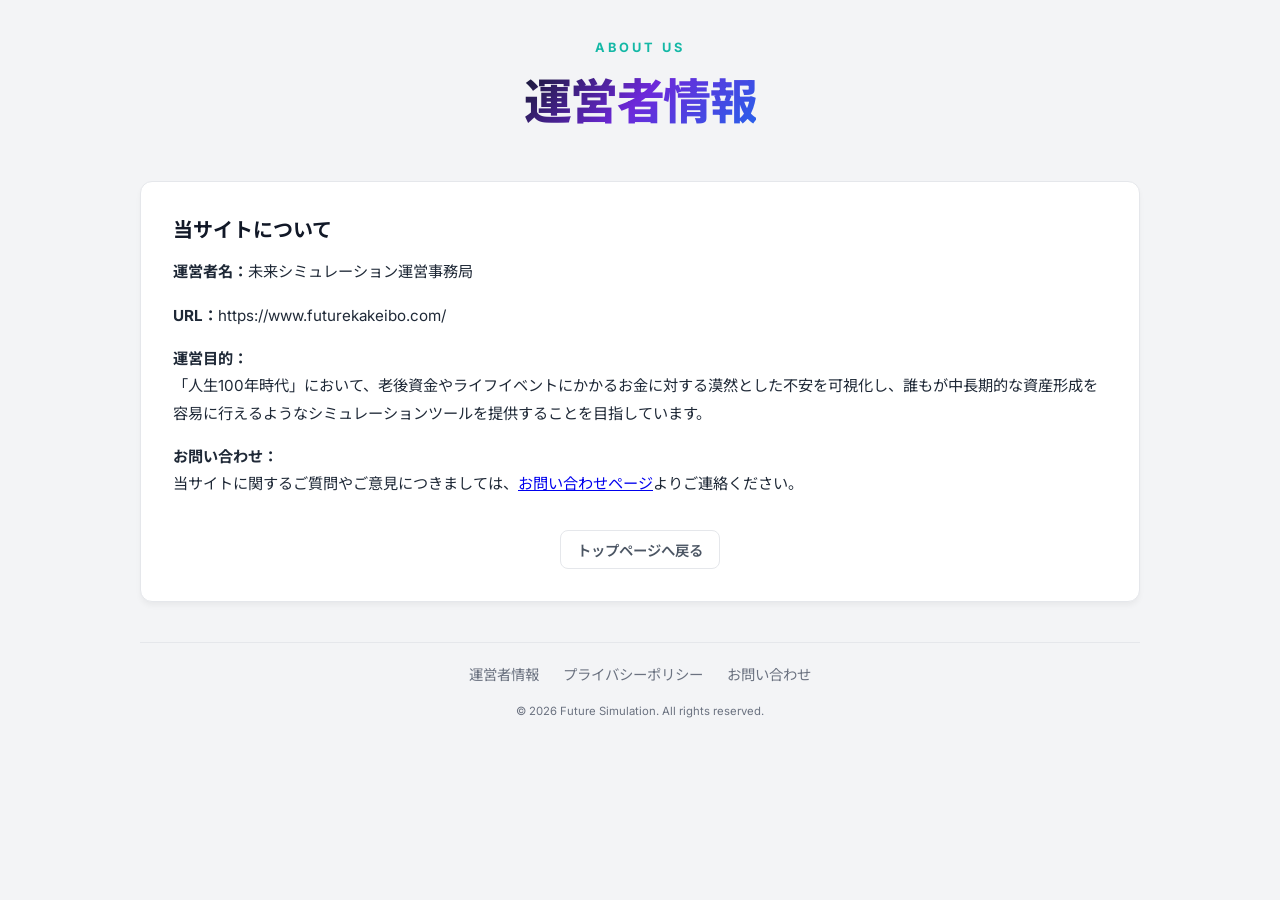
<file: about.html>
<!DOCTYPE html>
<html lang="ja">
<head>
    <meta charset="UTF-8">
    <meta name="viewport" content="width=device-width, initial-scale=1.0">
    <title>運営者情報 | Future Simulation</title>
    <link href="https://fonts.googleapis.com/css2?family=Inter:wght@400;500;600;700&family=Noto+Sans+JP:wght@400;500;700&display=swap" rel="stylesheet">
    <link rel="stylesheet" href="styles.css">
</head>
<body>
    <main class="container">
        <header class="main-header">
            <div class="title-wrapper">
                <span class="subtitle">About Us</span>
                <h1>運営者情報</h1>
            </div>
        </header>

        <section class="panel">
            <h2>当サイトについて</h2>
            <div class="explanation-content">
                <p><strong>運営者名：</strong>未来シミュレーション運営事務局</p>
                <p><strong>URL：</strong>https://www.futurekakeibo.com/</p>
                <p><strong>運営目的：</strong><br>
                「人生100年時代」において、老後資金やライフイベントにかかるお金に対する漠然とした不安を可視化し、誰もが中長期的な資産形成を容易に行えるようなシミュレーションツールを提供することを目指しています。</p>
                <p><strong>お問い合わせ：</strong><br>
                当サイトに関するご質問やご意見につきましては、<a href="contact.html">お問い合わせページ</a>よりご連絡ください。</p>
                <div class="btn-container" style="margin-top: 32px;">
                    <a href="index.html"><button class="ghost-btn">トップページへ戻る</button></a>
                </div>
            </div>
        </section>

        <footer class="site-footer">
            <div class="footer-links">
                <a href="about.html">運営者情報</a>
                <a href="privacy.html">プライバシーポリシー</a>
                <a href="contact.html">お問い合わせ</a>
            </div>
            <p><small>&copy; 2026 Future Simulation. All rights reserved.</small></p>
        </footer>
    </main>
</body>
</html>
</file>
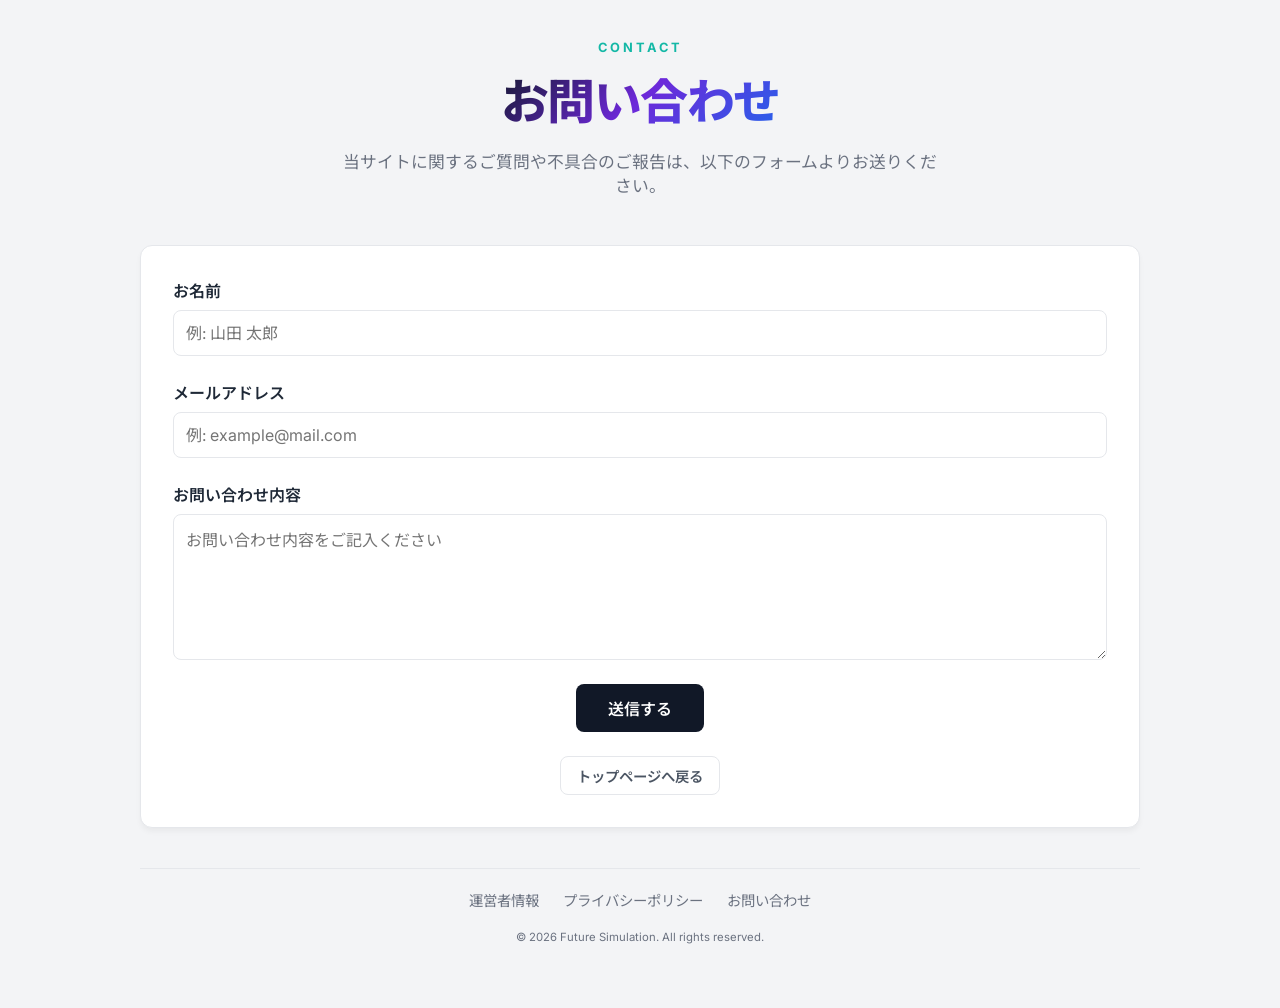
<file: contact.html>
<!DOCTYPE html>
<html lang="ja">
<head>
    <meta charset="UTF-8">
    <meta name="viewport" content="width=device-width, initial-scale=1.0">
    <title>お問い合わせ | Future Simulation</title>
    <link href="https://fonts.googleapis.com/css2?family=Inter:wght@400;500;600;700&family=Noto+Sans+JP:wght@400;500;700&display=swap" rel="stylesheet">
    <link rel="stylesheet" href="styles.css">
    <style>
        .form-group {
            display: flex;
            flex-direction: column;
            gap: 8px;
            margin-bottom: 24px;
        }
        .form-group label {
            font-weight: 600;
            color: var(--text-main);
        }
        .form-group input, .form-group textarea {
            padding: 12px;
            border: 1px solid var(--border-light);
            border-radius: 8px;
            font-family: inherit;
            font-size: 1rem;
        }
        .form-group textarea {
            resize: vertical;
            min-height: 120px;
        }
    </style>
</head>
<body>
    <main class="container">
        <header class="main-header">
            <div class="title-wrapper">
                <span class="subtitle">Contact</span>
                <h1>お問い合わせ</h1>
            </div>
            <p>当サイトに関するご質問や不具合のご報告は、以下のフォームよりお送りください。</p>
        </header>

        <section class="panel">
            <form action="#" method="POST" id="contactForm">
                <div class="form-group">
                    <label for="name">お名前</label>
                    <input type="text" id="name" name="name" required placeholder="例: 山田 太郎">
                </div>
                <div class="form-group">
                    <label for="email">メールアドレス</label>
                    <input type="email" id="email" name="email" required placeholder="例: example@mail.com">
                </div>
                <div class="form-group">
                    <label for="message">お問い合わせ内容</label>
                    <textarea id="message" name="message" required placeholder="お問い合わせ内容をご記入ください" style="font-family: inherit;"></textarea>
                </div>
                <div class="btn-container">
                    <button type="submit" class="primary-btn">送信する</button>
                </div>
            </form>
            <div class="btn-container" style="margin-top: 24px;">
                <a href="index.html"><button class="ghost-btn">トップページへ戻る</button></a>
            </div>
        </section>

        <script>
            document.getElementById('contactForm').addEventListener('submit', function(e) {
                e.preventDefault();
                const name = document.getElementById('name').value;
                const email = document.getElementById('email').value;
                const message = document.getElementById('message').value;

                const subject = encodeURIComponent("【未来シミュレーション】お問い合わせ");
                const body = encodeURIComponent(
                    name + " 様からのメッセージ\n\n" +
                    "【返信用メールアドレス】\n" + email + "\n\n" +
                    "【お問い合わせ内容】\n" + message
                );

                // Open default email client
                window.location.href = "mailto:marimo.sht@icloud.com?subject=" + subject + "&body=" + body;
            });
        </script>

        <footer class="site-footer">
            <div class="footer-links">
                <a href="about.html">運営者情報</a>
                <a href="privacy.html">プライバシーポリシー</a>
                <a href="contact.html">お問い合わせ</a>
            </div>
            <p><small>&copy; 2026 Future Simulation. All rights reserved.</small></p>
        </footer>
    </main>
</body>
</html>
</file>
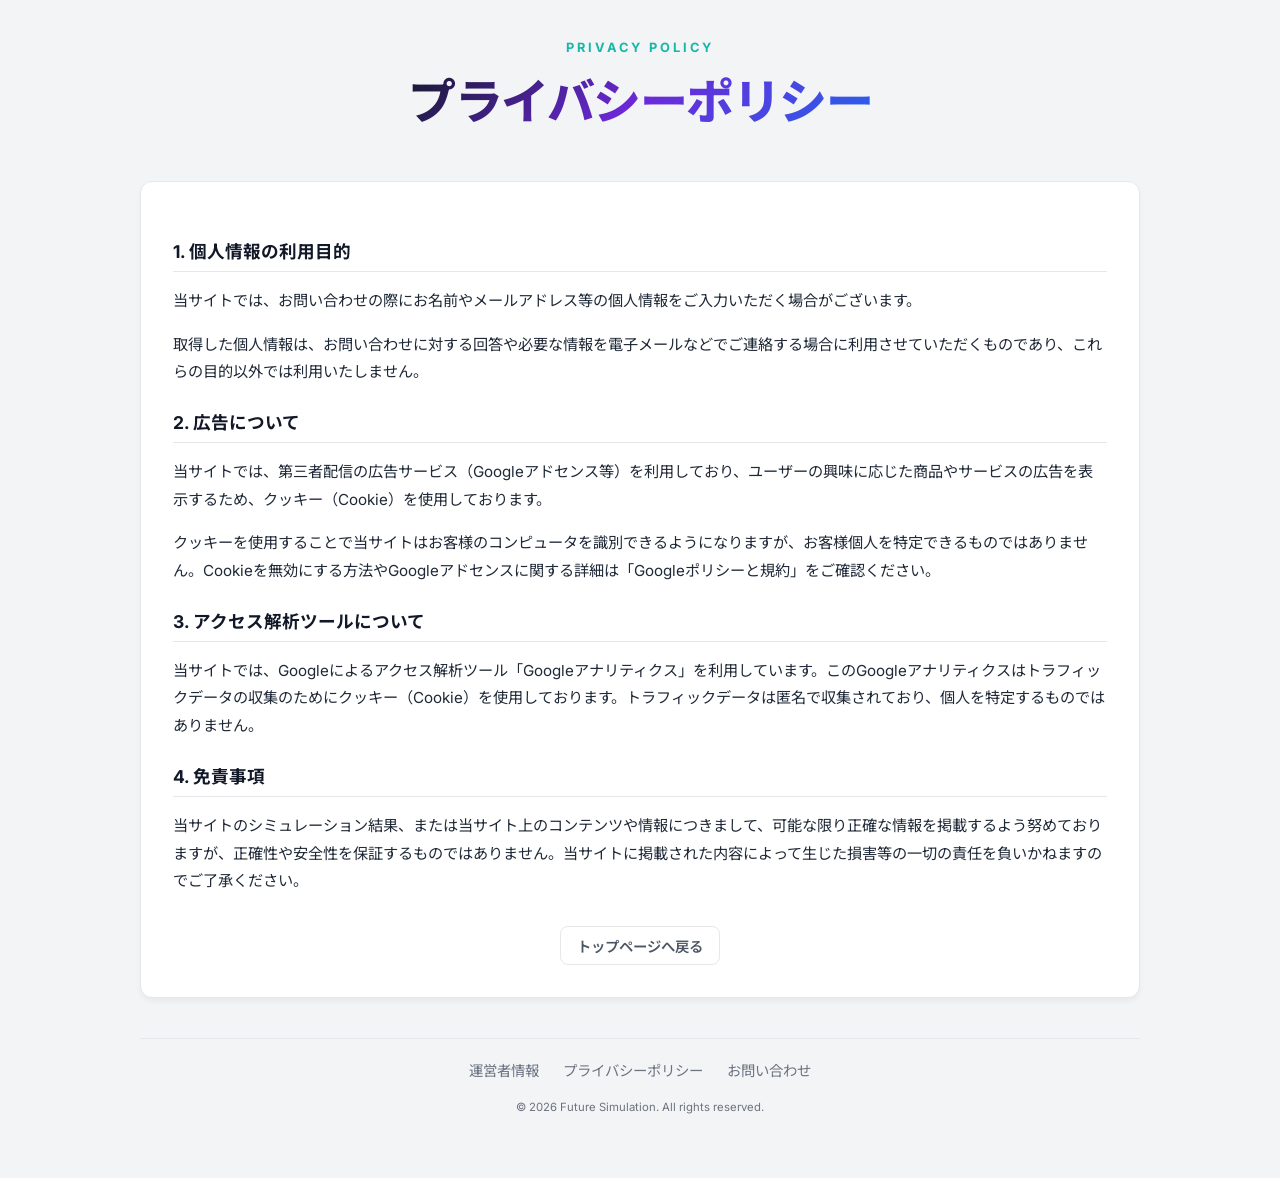
<file: privacy.html>
<!DOCTYPE html>
<html lang="ja">
<head>
    <meta charset="UTF-8">
    <meta name="viewport" content="width=device-width, initial-scale=1.0">
    <title>プライバシーポリシー | Future Simulation</title>
    <link href="https://fonts.googleapis.com/css2?family=Inter:wght@400;500;600;700&family=Noto+Sans+JP:wght@400;500;700&display=swap" rel="stylesheet">
    <link rel="stylesheet" href="styles.css">
</head>
<body>
    <main class="container">
        <header class="main-header">
            <div class="title-wrapper">
                <span class="subtitle">Privacy Policy</span>
                <h1>プライバシーポリシー</h1>
            </div>
        </header>

        <section class="panel">
            <div class="explanation-content">
                <h3>1. 個人情報の利用目的</h3>
                <p>当サイトでは、お問い合わせの際にお名前やメールアドレス等の個人情報をご入力いただく場合がございます。</p>
                <p>取得した個人情報は、お問い合わせに対する回答や必要な情報を電子メールなどでご連絡する場合に利用させていただくものであり、これらの目的以外では利用いたしません。</p>

                <h3>2. 広告について</h3>
                <p>当サイトでは、第三者配信の広告サービス（Googleアドセンス等）を利用しており、ユーザーの興味に応じた商品やサービスの広告を表示するため、クッキー（Cookie）を使用しております。</p>
                <p>クッキーを使用することで当サイトはお客様のコンピュータを識別できるようになりますが、お客様個人を特定できるものではありません。Cookieを無効にする方法やGoogleアドセンスに関する詳細は「Googleポリシーと規約」をご確認ください。</p>

                <h3>3. アクセス解析ツールについて</h3>
                <p>当サイトでは、Googleによるアクセス解析ツール「Googleアナリティクス」を利用しています。このGoogleアナリティクスはトラフィックデータの収集のためにクッキー（Cookie）を使用しております。トラフィックデータは匿名で収集されており、個人を特定するものではありません。</p>

                <h3>4. 免責事項</h3>
                <p>当サイトのシミュレーション結果、または当サイト上のコンテンツや情報につきまして、可能な限り正確な情報を掲載するよう努めておりますが、正確性や安全性を保証するものではありません。当サイトに掲載された内容によって生じた損害等の一切の責任を負いかねますのでご了承ください。</p>

                <div class="btn-container" style="margin-top: 32px;">
                    <a href="index.html"><button class="ghost-btn">トップページへ戻る</button></a>
                </div>
            </div>
        </section>

        <footer class="site-footer">
            <div class="footer-links">
                <a href="about.html">運営者情報</a>
                <a href="privacy.html">プライバシーポリシー</a>
                <a href="contact.html">お問い合わせ</a>
            </div>
            <p><small>&copy; 2026 Future Simulation. All rights reserved.</small></p>
        </footer>
    </main>
</body>
</html>
</file>
<file: styles.css>
@import url('https://fonts.googleapis.com/css2?family=Inter:wght@400;500;600;700&family=Noto+Sans+JP:wght@400;500;700&display=swap');

:root {
  --bg-body: #f3f4f6;
  --bg-panel: #ffffff;
  --text-main: #1f2937;
  --text-muted: #6b7280;
  --border-light: #e5e7eb;
  
  --purple-main: #8b5cf6;
  --teal-main: #14b8a6;
  --red-dot: #ef4444;
}

body {
  margin: 0;
  padding: 0;
  background-color: var(--bg-body);
  color: var(--text-main);
  font-family: 'Inter', 'Noto Sans JP', sans-serif;
  min-height: 100vh;
}

.container {
  max-width: 1000px;
  margin: 0 auto;
  padding: 40px 20px;
}

.panel {
  background: var(--bg-panel);
  border: 1px solid var(--border-light);
  border-radius: 12px;
  padding: 32px;
  margin-bottom: 24px;
  box-shadow: 0 4px 6px -1px rgba(0, 0, 0, 0.05);
}

.panel-header {
  display: flex;
  justify-content: space-between;
  align-items: center;
  margin-bottom: 24px;
}

h2 {
  font-size: 1.25rem;
  font-weight: 700;
  margin: 0;
  color: #111827;
}

.inputs-grid {
  display: grid;
  grid-template-columns: repeat(auto-fit, minmax(200px, 1fr));
  gap: 20px;
  margin-bottom: 32px;
}

.input-group {
  display: flex;
  flex-direction: column;
  gap: 6px;
}

.input-group label {
  font-size: 0.85rem;
  color: var(--text-muted);
  font-weight: 600;
}

input[type="number"], input[type="text"], input[type="date"] {
  background: #ffffff;
  border: 1px solid #d1d5db;
  border-radius: 8px;
  padding: 10px 14px;
  color: var(--text-main);
  font-family: inherit;
  font-size: 1rem;
  transition: all 0.2s ease;
}

input:focus {
  outline: none;
  border-color: #3b82f6;
  box-shadow: 0 0 0 3px rgba(59, 130, 246, 0.1);
}

.btn-container {
  display: flex;
  justify-content: center;
}

button {
  font-family: inherit;
  cursor: pointer;
  border: none;
  border-radius: 8px;
  font-weight: 600;
  transition: all 0.2s ease;
}

.primary-btn {
  background: #111827;
  color: white;
  padding: 12px 32px;
  font-size: 1rem;
}

.primary-btn:hover {
  background: #374151;
}

.black-btn {
  background: #111827;
}

.ghost-btn {
  background: #ffffff;
  border: 1px solid var(--border-light);
  color: #4b5563;
  padding: 8px 16px;
  font-size: 0.9rem;
}

.ghost-btn:hover {
  background: #f9fafb;
}

.chart-container {
  position: relative;
  height: 480px;
  width: 100%;
  margin-bottom: 32px;
}

/* Custom Summary Cards */
.summary-cards {
  display: grid;
  grid-template-columns: repeat(auto-fit, minmax(200px, 1fr));
  gap: 16px;
}

.summary-card {
  padding: 20px 24px;
  border-radius: 12px;
  display: flex;
  flex-direction: column;
  gap: 8px;
}

.summary-card.final-balance { background: #f5f3ff; }
.summary-card.final-balance .card-value { color: #6d28d9; }
.summary-card.final-balance .card-label { color: #6d28d9; font-weight: 700; }

.summary-card.cumulative-savings { background: #eff6ff; }
.summary-card.cumulative-savings .card-value { color: #1d4ed8; }
.summary-card.cumulative-savings .card-label { color: #1d4ed8; font-weight: 700; }

.summary-card.monthly-balance { background: #ecfdf5; }
.summary-card.monthly-balance .card-value { color: #047857; }
.summary-card.monthly-balance .card-label { color: #047857; font-weight: 700; }

.summary-card.savings-rate { background: #fff7ed; }
.summary-card.savings-rate .card-value { color: #c2410c; }
.summary-card.savings-rate .card-label { color: #c2410c; font-weight: 700; }

.card-label {
  font-size: 0.85rem;
}

.card-value {
  font-size: 1.75rem;
  font-weight: 700;
  letter-spacing: -0.5px;
}

/* Add expenses */
.add-expense-form {
  display: flex;
  flex-wrap: wrap;
  gap: 12px;
  margin-bottom: 24px;
}

.add-expense-form input {
  flex: 1;
  min-width: 180px;
}

.expense-list {
  list-style: none;
  padding: 0;
  margin: 0;
  display: flex;
  flex-direction: column;
  gap: 8px;
}

.expense-list li {
  display: flex;
  justify-content: space-between;
  align-items: center;
  padding: 16px;
  background: #ffffff;
  border-radius: 8px;
  border: 1px solid var(--border-light);
}

.event-info {
  display: flex;
  flex-direction: column;
  gap: 4px;
}

.event-info strong {
  font-size: 1.05rem;
  color: #111827;
}

.event-info span {
  font-size: 0.9rem;
  color: var(--text-muted);
}

.delete-btn {
  background: #fee2e2;
  color: #ef4444;
  padding: 8px 16px;
  font-size: 0.85rem;
}

.delete-btn:hover {
  background: #fca5a5;
  color: #b91c1c;
}

/* AI Chat Modal */
.modal-overlay {
  position: fixed;
  top: 0; left: 0; right: 0; bottom: 0;
  background: rgba(0, 0, 0, 0.4);
  backdrop-filter: blur(4px);
  display: flex;
  justify-content: center;
  align-items: center;
  z-index: 1000;
  opacity: 1;
  transition: opacity 0.3s ease;
}

.modal-overlay.hidden {
  opacity: 0;
  pointer-events: none;
}

.chat-container-panel {
  background: #ffffff;
  width: 90%;
  max-width: 500px;
  height: 600px;
  max-height: 90vh;
  border-radius: 16px;
  box-shadow: 0 20px 25px -5px rgba(0, 0, 0, 0.1), 0 10px 10px -5px rgba(0, 0, 0, 0.04);
  display: flex;
  flex-direction: column;
  overflow: hidden;
  transform: translateY(0);
  transition: transform 0.3s ease;
}

.modal-overlay.hidden .chat-container-panel {
  transform: translateY(20px);
}

.chat-header {
  padding: 16px 20px;
  background: #f9fafb;
  border-bottom: 1px solid var(--border-light);
  display: flex;
  justify-content: space-between;
  align-items: center;
}

.chat-header h3 {
  margin: 0;
  font-size: 1.1rem;
  color: #1f2937;
  display: flex;
  align-items: center;
  gap: 8px;
}

.close-btn {
  background: transparent;
  border: none;
  font-size: 1.5rem;
  color: #6b7280;
  cursor: pointer;
  padding: 0 8px;
}
.close-btn:hover { color: #111827; }

.chat-messages {
  flex: 1;
  padding: 20px;
  overflow-y: auto;
  display: flex;
  flex-direction: column;
  gap: 16px;
  background: #ffffff;
}

.message {
  max-width: 85%;
  padding: 12px 16px;
  border-radius: 12px;
  font-size: 0.95rem;
  line-height: 1.5;
}

.message.ai {
  background: #f3f4f6;
  color: #1f2937;
  align-self: flex-start;
  border-bottom-left-radius: 4px;
}

.message.user {
  background: #111827;
  color: #ffffff;
  align-self: flex-end;
  border-bottom-right-radius: 4px;
}

.chat-input-area {
  padding: 16px;
  border-top: 1px solid var(--border-light);
  display: flex;
  gap: 12px;
  background: #ffffff;
}

.chat-input-area input {
  flex: 1;
  margin: 0;
}

.chat-input-area button {
  padding: 10px 20px;
}

/* Header Styles */
.main-header {
  text-align: center;
  margin-bottom: 48px;
  animation: fadeInDown 0.6s ease-out forwards;
}

.title-wrapper {
  display: flex;
  flex-direction: column;
  align-items: center;
  gap: 8px;
  margin-bottom: 16px;
}

.subtitle {
  font-size: 0.8rem;
  font-weight: 700;
  letter-spacing: 3px;
  color: var(--teal-main);
  text-transform: uppercase;
}

.main-header h1 {
  font-size: 3rem;
  font-weight: 800;
  margin: 0;
  background: linear-gradient(135deg, #111827 0%, #6d28d9 50%, #2563eb 100%);
  -webkit-background-clip: text;
  background-clip: text;
  -webkit-text-fill-color: transparent;
  letter-spacing: -1.5px;
}

.main-header p {
  color: var(--text-muted);
  font-size: 1.05rem;
  max-width: 600px;
  margin: 0 auto;
}

@keyframes fadeInDown {
  from {
    opacity: 0;
    transform: translateY(-20px);
  }
  to {
    opacity: 1;
    transform: translateY(0);
  }
}

/* Footer */
.site-footer {
  text-align: center;
  margin-top: 40px;
  padding: 20px 0;
  border-top: 1px solid var(--border-light);
}

.site-footer p {
  color: var(--text-muted);
  font-size: 0.85rem;
  margin: 0;
  line-height: 1.6;
}

/* Instructions */
.instructions-panel {
  background: linear-gradient(145deg, #ffffff, #f9fafb);
  border-left: 4px solid var(--purple-main);
}

.instructions-panel h2 {
  margin-bottom: 16px;
}

.instructions-list {
  margin: 0;
  padding-left: 20px;
  color: var(--text-main);
  line-height: 1.8;
  font-size: 0.95rem;
}

.instructions-list li {
  margin-bottom: 8px;
}

.instructions-list li:last-child {
  margin-bottom: 0;
}

/* Footer Links */
.footer-links {
  display: flex;
  justify-content: center;
  gap: 24px;
  margin-bottom: 16px;
}

.footer-links a {
  color: var(--text-muted);
  text-decoration: none;
  font-size: 0.9rem;
  transition: color 0.2s;
}

.footer-links a:hover {
  color: var(--text-main);
  text-decoration: underline;
}

/* Explanation Panel */
.explanation-panel {
  background: var(--bg-panel);
}

.explanation-content h3 {
  font-size: 1.1rem;
  color: #111827;
  margin-top: 24px;
  margin-bottom: 12px;
  border-bottom: 1px solid var(--border-light);
  padding-bottom: 8px;
}

.explanation-content p {
  line-height: 1.8;
  color: var(--text-main);
  margin-bottom: 16px;
  font-size: 0.95rem;
}
</file>
